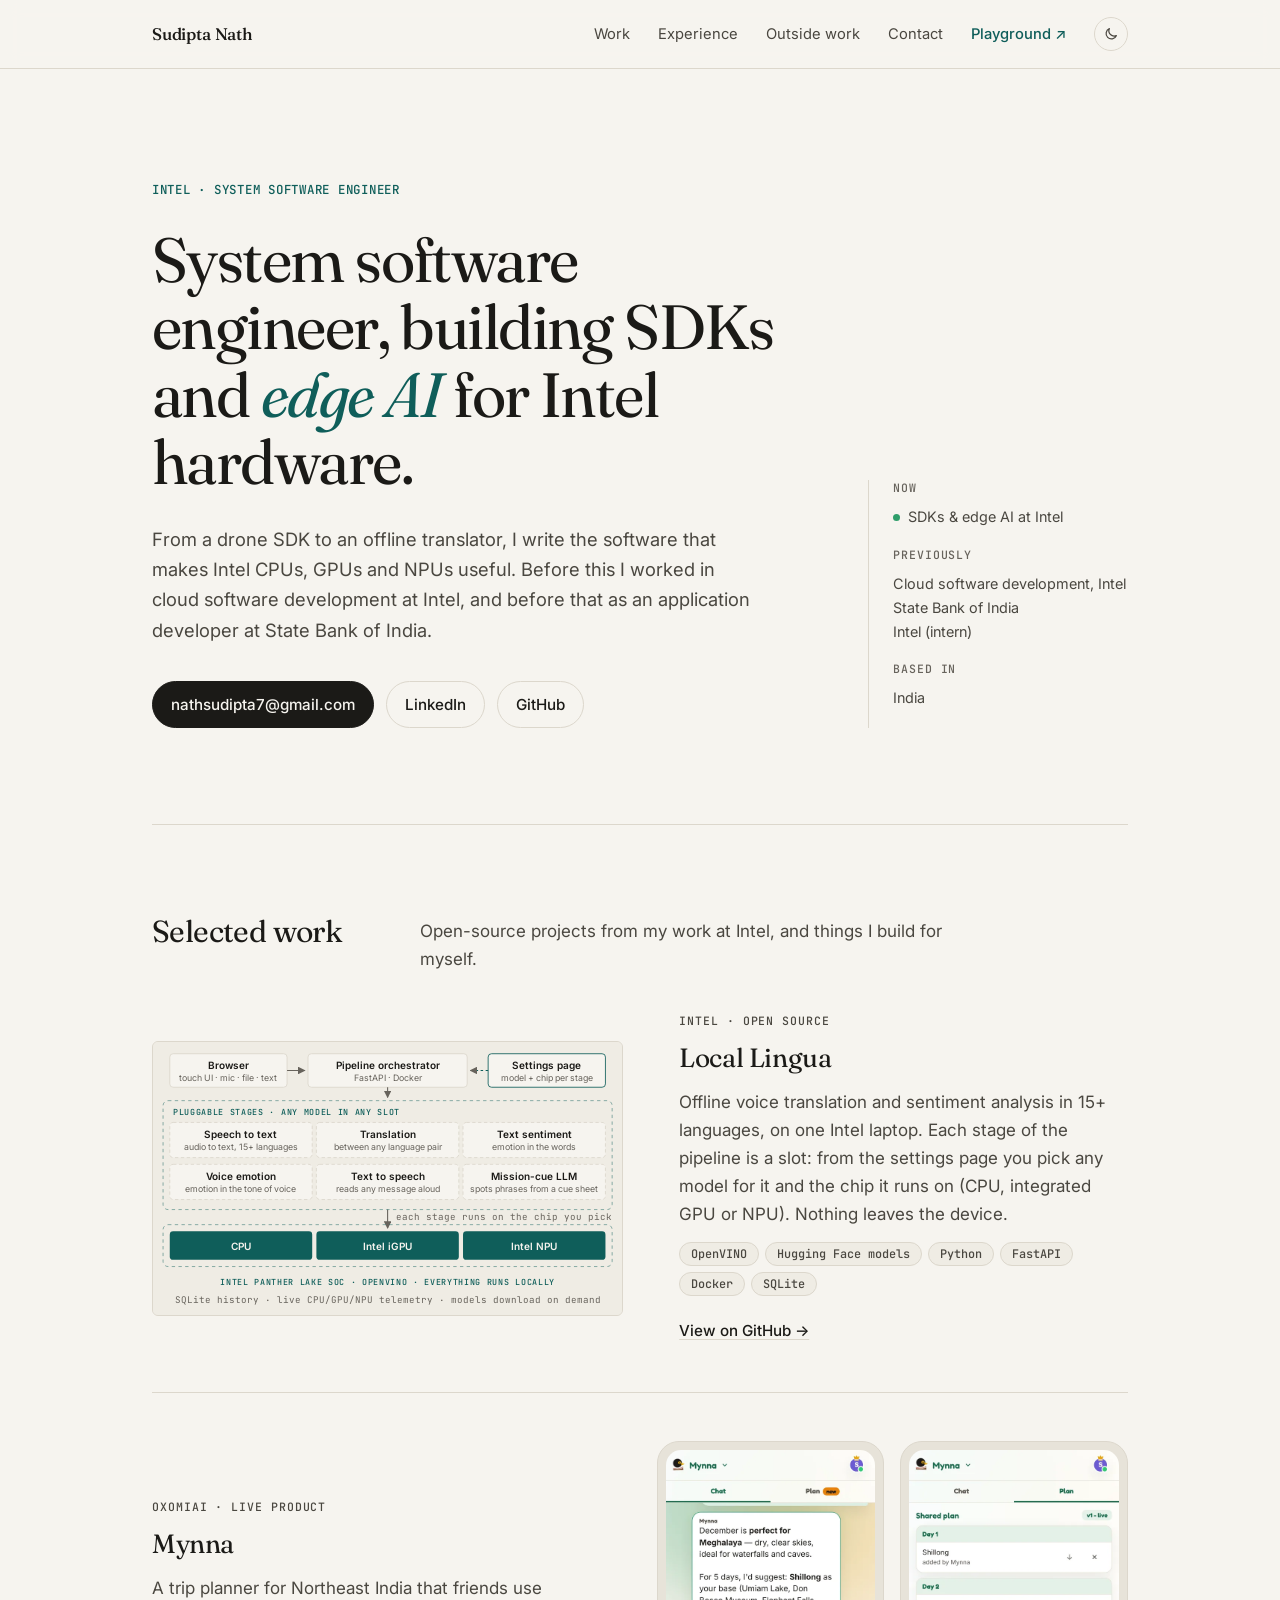
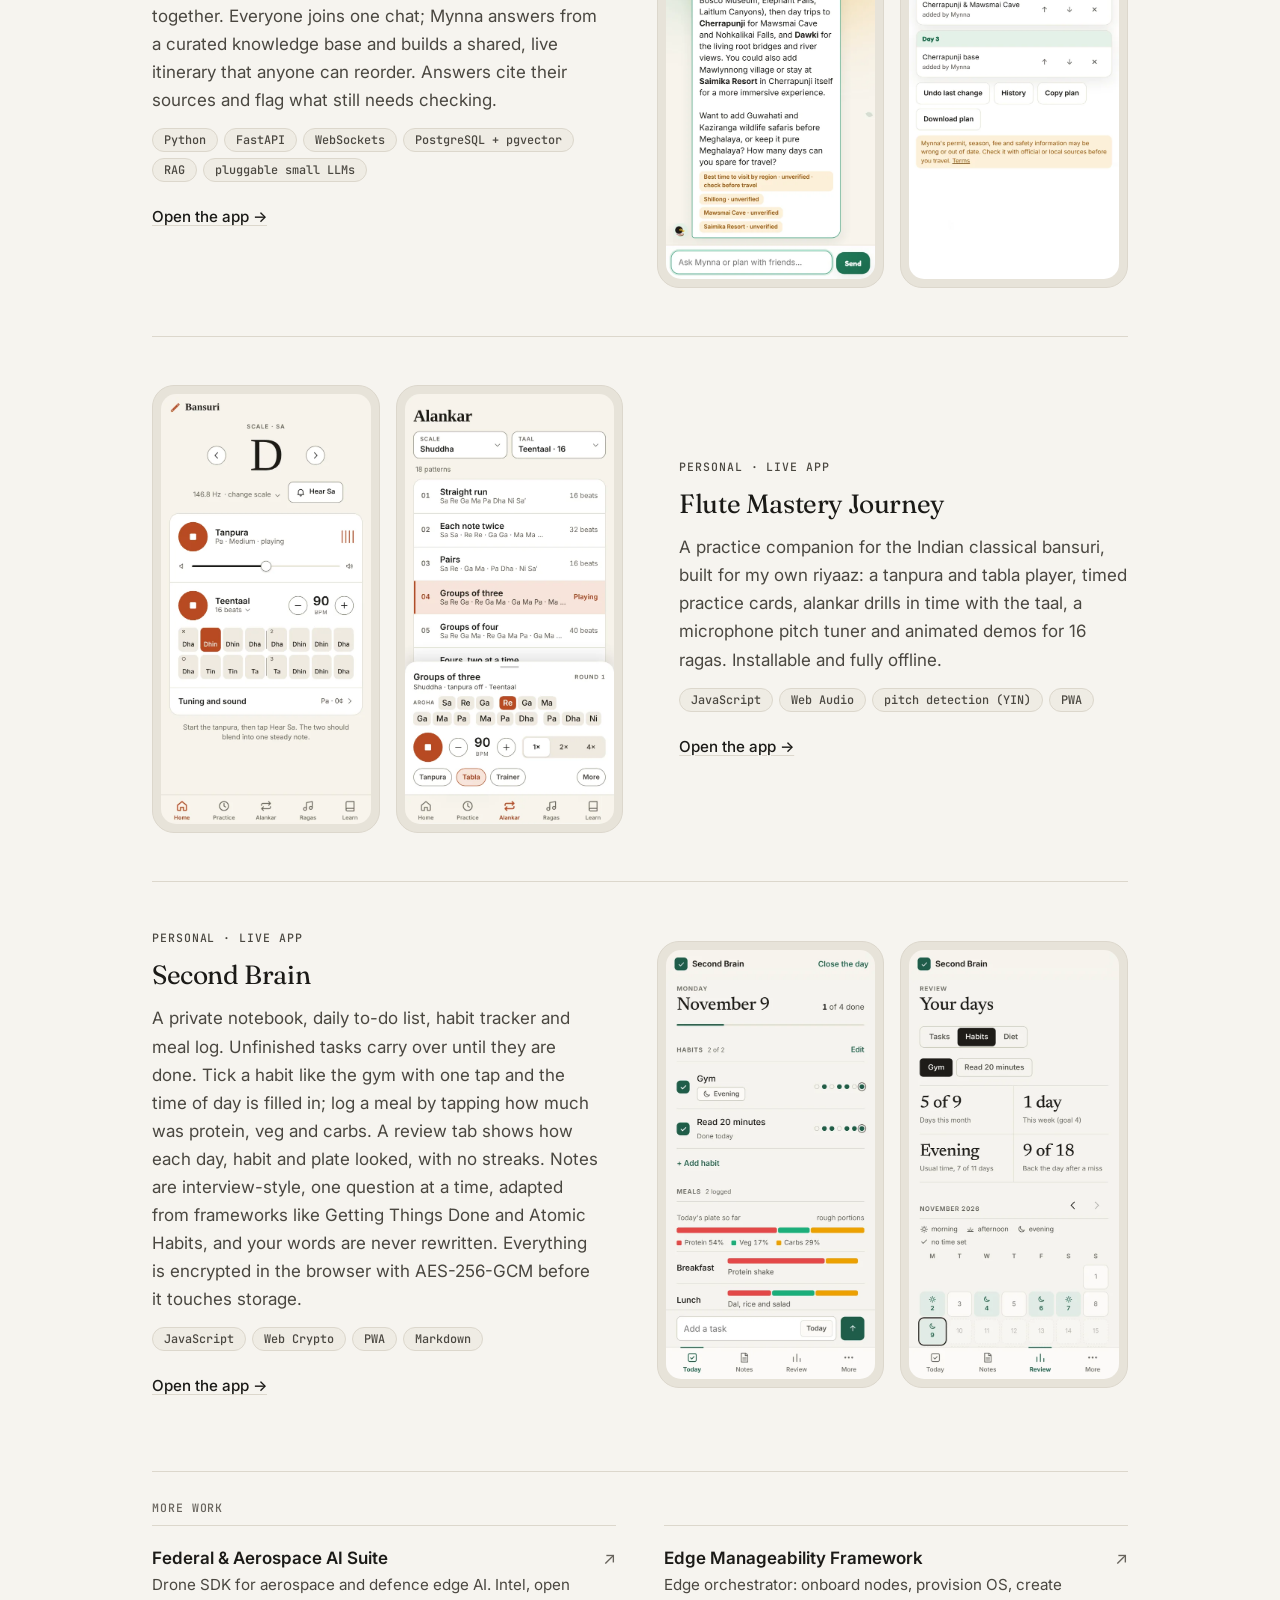
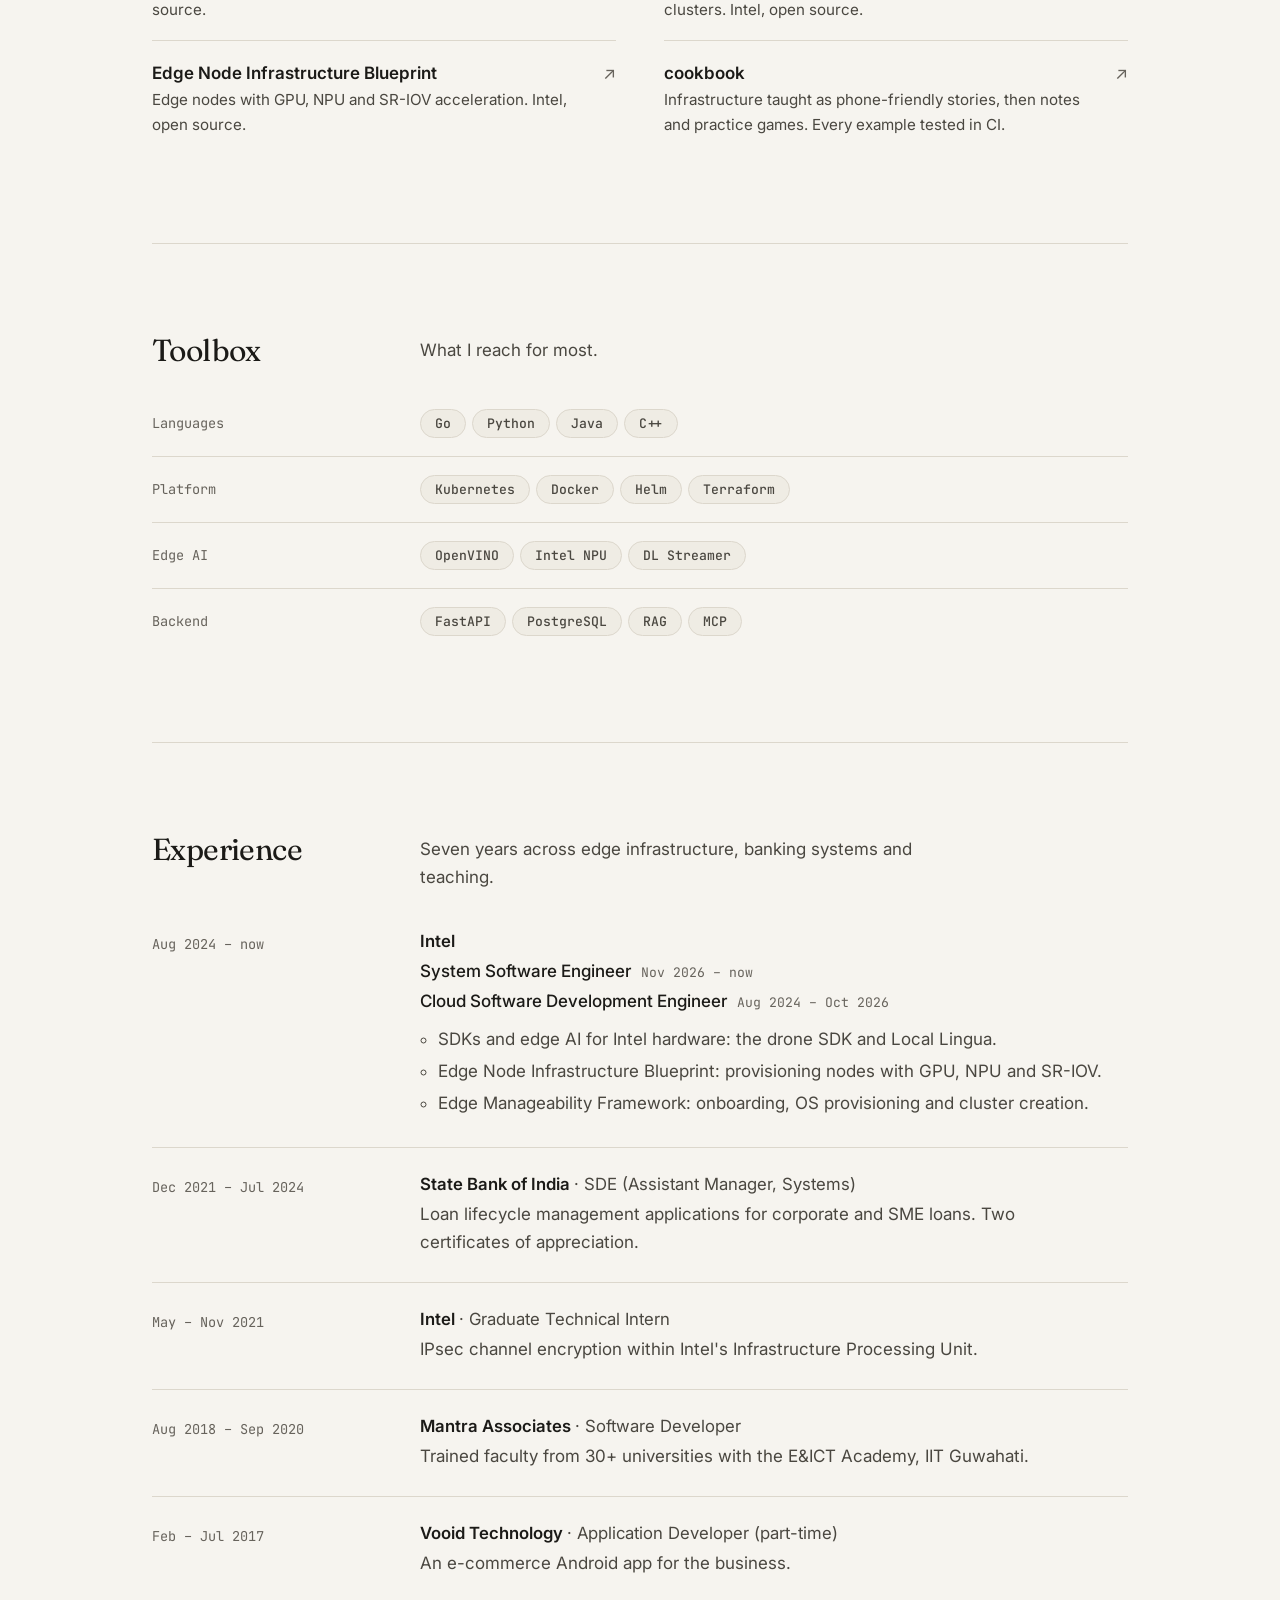
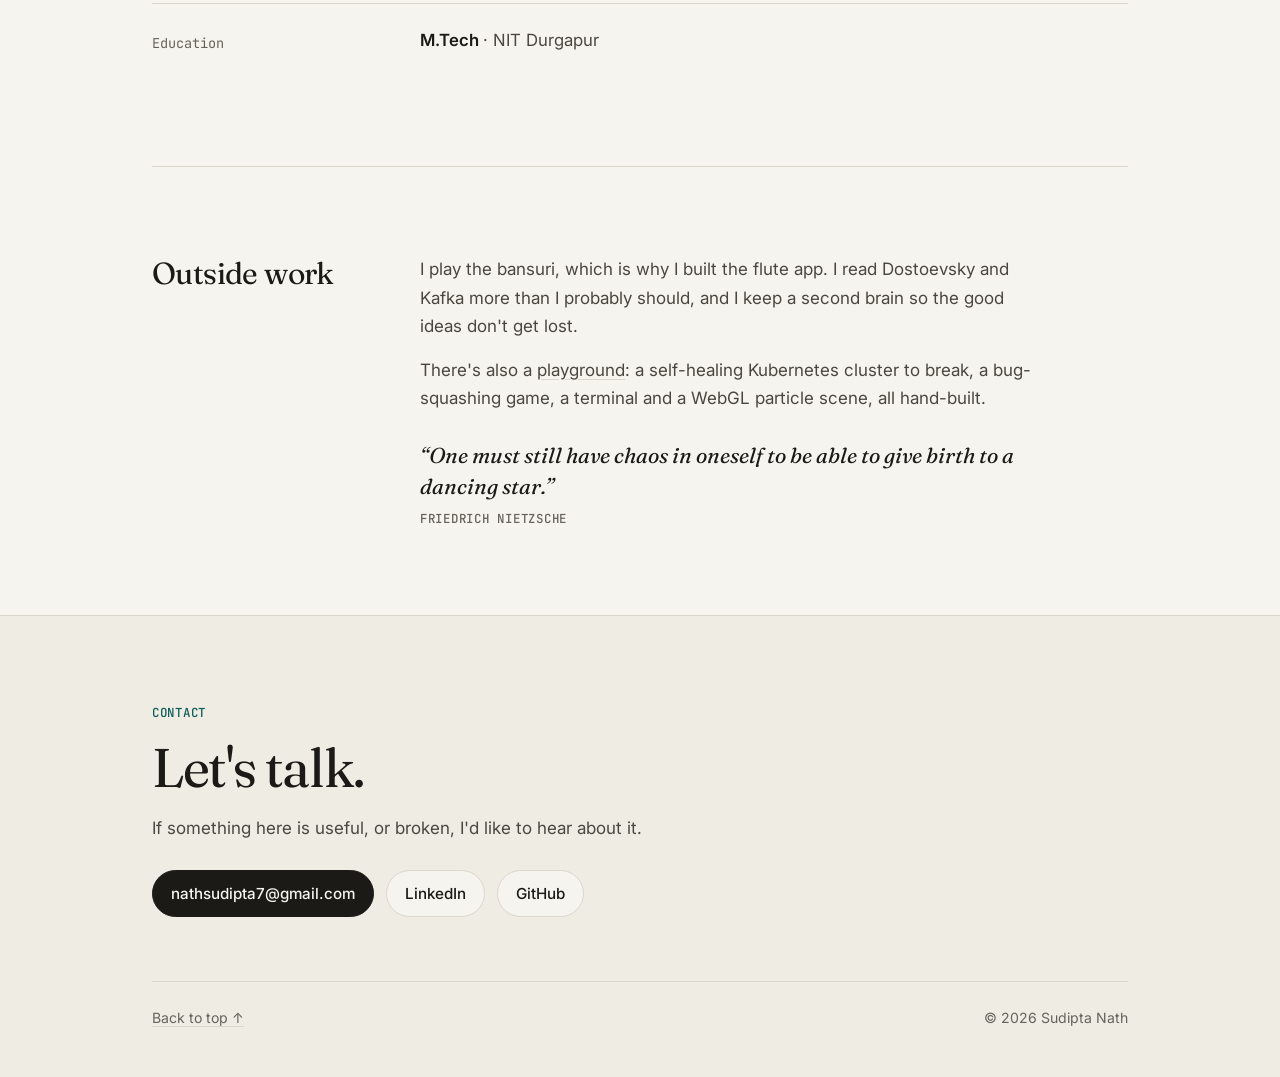
<file: docs/index.html>
<!doctype html>
<html lang="en">
<head>
  <meta charset="utf-8">
  <meta name="viewport" content="width=device-width, initial-scale=1">
  <title>Sudipta Nath · System Software Engineer</title>
  <script>
    // Old links to the games (/#game, /#k8s, ...) now live on the playground page.
    (function () {
      var h = location.hash.slice(1);
      if (["play", "game", "k8s", "terminal", "solver"].indexOf(h) !== -1) location.replace("play/#" + (h === "solver" ? "lab" : h));
      try { var t = localStorage.getItem("theme"); if (t) document.documentElement.dataset.theme = t; } catch (e) {}
      document.documentElement.classList.add("js");
      var r = document.documentElement; r.dataset.mode = (r.dataset.theme || (matchMedia("(prefers-color-scheme: dark)").matches ? "dark" : "light"));
    })();
  </script>
  <meta name="description" content="Sudipta Nath, system software engineer at Intel building SDKs and edge AI for Intel hardware. Previously cloud software development at Intel and State Bank of India. Projects: Local Lingua, Mynna, Flute Mastery Journey, Second Brain.">
  <meta name="theme-color" content="#f6f4ef" media="(prefers-color-scheme: light)">
  <meta name="theme-color" content="#141412" media="(prefers-color-scheme: dark)">
  <link rel="canonical" href="https://xudipta.github.io/xudipta/">
  <meta property="og:type" content="website">
  <meta property="og:url" content="https://xudipta.github.io/xudipta/">
  <meta property="og:title" content="Sudipta Nath · System Software Engineer">
  <meta property="og:description" content="I build software that runs at the edge: on real hardware, on flaky links, with nobody on site.">
  <meta property="og:image" content="https://xudipta.github.io/xudipta/og.jpg">
  <meta property="og:image:width" content="1200">
  <meta property="og:image:height" content="630">
  <meta name="twitter:card" content="summary_large_image">
  <link rel="icon" href="favicon.svg" type="image/svg+xml">
  <link rel="preconnect" href="https://fonts.googleapis.com">
  <link rel="preconnect" href="https://fonts.gstatic.com" crossorigin>
  <link rel="stylesheet" href="https://fonts.googleapis.com/css2?family=Fraunces:ital,opsz,wght@0,9..144,400;0,9..144,500;1,9..144,400&family=Inter:wght@400;500;600&family=JetBrains+Mono:wght@400;500&display=swap">
  <link rel="stylesheet" href="site.css?v=20261121">
</head>
<body>
<a class="skip" href="#work">Skip to content</a>
<header id="top"><div class="wrap">
  <a class="name" href="./">Sudipta Nath</a>
  <div class="nav-right">
    <nav aria-label="Sections">
      <a href="#work">Work</a><a href="#experience">Experience</a><a href="#outside">Outside work</a><a href="#contact">Contact</a>
      <a class="play-link" href="play/" data-play>Playground ↗</a>
    </nav>
    <button class="theme" type="button" aria-label="Toggle dark mode">
      <svg class="moon" viewBox="0 0 24 24" fill="none" stroke="currentColor" stroke-width="1.8" stroke-linecap="round" stroke-linejoin="round" aria-hidden="true"><path d="M20 14.5A8 8 0 0 1 9.5 4 8 8 0 1 0 20 14.5z"/></svg>
      <svg class="sun" viewBox="0 0 24 24" fill="none" stroke="currentColor" stroke-width="1.8" stroke-linecap="round" aria-hidden="true"><circle cx="12" cy="12" r="4"/><path d="M12 2v2M12 20v2M2 12h2M20 12h2M4.9 4.9l1.4 1.4M17.7 17.7l1.4 1.4M4.9 19.1l1.4-1.4M17.7 6.3l1.4-1.4"/></svg>
    </button>
  </div>
</div></header>

<main class="wrap">
  <div class="hero">
    <div>
      <p class="eyebrow">Intel · System Software Engineer</p>
      <h1>System software engineer, building SDKs and <em>edge AI</em> for Intel hardware.</h1>
      <p class="lede">From a drone SDK to an offline translator, I write the software that makes Intel CPUs, GPUs and NPUs useful. Before this I worked in cloud software development at Intel, and before that as an application developer at State Bank of India.</p>
      <div class="links">
        <a class="btn primary" href="mailto:nathsudipta7@gmail.com">nathsudipta7@gmail.com</a>
        <a class="btn" href="https://www.linkedin.com/in/sudipta-nath-412833136/" rel="noopener">LinkedIn</a>
        <a class="btn" href="https://github.com/xudipta" rel="noopener">GitHub</a>
      </div>
    </div>
    <aside class="now" aria-label="At a glance">
      <h2>Now</h2>
      <p><span class="dot"></span>SDKs &amp; edge AI at Intel</p>
      <h2>Previously</h2>
      <p>Cloud software development, Intel<br>State Bank of India<br>Intel (intern)</p>
      <h2>Based in</h2>
      <p>India</p>
    </aside>
  </div>

  <section id="work">
    <div class="sec-head"><h2 class="title">Selected work</h2><p>Open-source projects from my work at Intel, and things I build for myself.</p></div>

    <article class="work reveal">
      <figure class="shot">
<svg viewBox="0 0 560 326" role="img" aria-label="Local Lingua architecture: the browser talks to a FastAPI pipeline orchestrator in Docker. The orchestrator runs six pluggable stages: speech to text, translation, text sentiment, voice emotion, text to speech and a mission-cue LLM. From the settings page you choose any model for each stage and whether it runs on the CPU, the integrated GPU or the NPU of an Intel Panther Lake SoC, through OpenVINO.">
          <defs><marker id="arr" viewBox="0 0 8 8" refX="7" refY="4" markerWidth="7" markerHeight="7" orient="auto"><path class="dg-head" d="M0 0 8 4 0 8z"/></marker></defs>
          <rect class="dg-bg" width="560" height="326"/>
          <rect class="dg-box" x="20" y="14" width="140" height="40" rx="4"/><text class="dg-t" x="90" y="32" text-anchor="middle">Browser</text><text class="dg-s" x="90" y="46" text-anchor="middle">touch UI · mic · file · text</text>
          <rect class="dg-box" x="185" y="14" width="190" height="40" rx="4"/><text class="dg-t" x="280" y="32" text-anchor="middle">Pipeline orchestrator</text><text class="dg-s" x="280" y="46" text-anchor="middle">FastAPI · Docker</text>
          <rect class="dg-box dg-cfg" x="400" y="14" width="140" height="40" rx="4"/><text class="dg-t" x="470" y="32" text-anchor="middle">Settings page</text><text class="dg-s" x="470" y="46" text-anchor="middle">model + chip per stage</text>
          <g class="dg-line" marker-end="url(#arr)"><path d="M160 34 H181"/><path d="M280 54 V66"/><path d="M280 200 V222"/></g>
          <path class="dg-line dg-dash" marker-end="url(#arr)" d="M400 34 H379"/>
          <rect class="dg-soc" x="12" y="70" width="536" height="130" rx="6"/>
          <text class="dg-k" x="24" y="87">PLUGGABLE STAGES · ANY MODEL IN ANY SLOT</text>
          <rect class="dg-box dg-slot" x="20" y="96" width="170" height="42" rx="4"/><text class="dg-t" x="105" y="115" text-anchor="middle">Speech to text</text><text class="dg-s" x="105" y="129" text-anchor="middle">audio to text, 15+ languages</text>
          <rect class="dg-box dg-slot" x="195" y="96" width="170" height="42" rx="4"/><text class="dg-t" x="280" y="115" text-anchor="middle">Translation</text><text class="dg-s" x="280" y="129" text-anchor="middle">between any language pair</text>
          <rect class="dg-box dg-slot" x="370" y="96" width="170" height="42" rx="4"/><text class="dg-t" x="455" y="115" text-anchor="middle">Text sentiment</text><text class="dg-s" x="455" y="129" text-anchor="middle">emotion in the words</text>
          <rect class="dg-box dg-slot" x="20" y="146" width="170" height="42" rx="4"/><text class="dg-t" x="105" y="165" text-anchor="middle">Voice emotion</text><text class="dg-s" x="105" y="179" text-anchor="middle">emotion in the tone of voice</text>
          <rect class="dg-box dg-slot" x="195" y="146" width="170" height="42" rx="4"/><text class="dg-t" x="280" y="165" text-anchor="middle">Text to speech</text><text class="dg-s" x="280" y="179" text-anchor="middle">reads any message aloud</text>
          <rect class="dg-box dg-slot" x="370" y="146" width="170" height="42" rx="4"/><text class="dg-t" x="455" y="165" text-anchor="middle">Mission-cue LLM</text><text class="dg-s" x="455" y="179" text-anchor="middle">spots phrases from a cue sheet</text>
          <text class="dg-note" x="290" y="212">each stage runs on the chip you pick</text>
          <rect class="dg-out" x="20" y="226" width="170" height="34" rx="4"/><text class="dg-to" x="105" y="248" text-anchor="middle">CPU</text>
          <rect class="dg-out" x="195" y="226" width="170" height="34" rx="4"/><text class="dg-to" x="280" y="248" text-anchor="middle">Intel iGPU</text>
          <rect class="dg-out" x="370" y="226" width="170" height="34" rx="4"/><text class="dg-to" x="455" y="248" text-anchor="middle">Intel NPU</text>
          <rect class="dg-soc" x="12" y="218" width="536" height="50" rx="6"/>
          <text class="dg-k" x="280" y="290" text-anchor="middle">INTEL PANTHER LAKE SOC · OPENVINO · EVERYTHING RUNS LOCALLY</text>
          <text class="dg-note" x="280" y="312" text-anchor="middle">SQLite history · live CPU/GPU/NPU telemetry · models download on demand</text>
          </svg>
      </figure>
      <div>
        <p class="kind">Intel · open source</p>
        <h3>Local Lingua</h3>
        <p>Offline voice translation and sentiment analysis in 15+ languages, on one Intel laptop. Each stage of the pipeline is a slot: from the settings page you pick any model for it and the chip it runs on (CPU, integrated GPU or NPU). Nothing leaves the device.</p>
        <ul class="tags" aria-label="Built with"><li>OpenVINO</li><li>Hugging Face models</li><li>Python</li><li>FastAPI</li><li>Docker</li><li>SQLite</li></ul>
        <a class="go" href="https://github.com/open-edge-platform/edge-developer-kit-reference-scripts/tree/main/samples/ai/local-lingua" rel="noopener">View on GitHub →</a>
      </div>
    </article>

    <article class="work flip reveal">
      <div class="shot duo">
        <figure class="shot phone"><img class="lt" src="img/mynna-chat-light.webp" width="560" height="1147" loading="lazy" alt="Mynna suggesting a five-day Meghalaya trip in December, with its sources flagged"><img class="dk" src="img/mynna-chat-dark.webp" width="560" height="1147" loading="lazy" alt="Mynna suggesting a five-day Meghalaya trip in December, with its sources flagged"></figure>
        <figure class="shot phone"><img class="lt" src="img/mynna-plan-light.webp" width="560" height="1147" loading="lazy" alt="Mynna's shared trip plan, editable by everyone in the trip"><img class="dk" src="img/mynna-plan-dark.webp" width="560" height="1147" loading="lazy" alt="Mynna's shared trip plan, editable by everyone in the trip"></figure>
      </div>
      <div>
        <p class="kind">OxomiAi · live product</p>
        <h3>Mynna</h3>
        <p>A trip planner for Northeast India that friends use together. Everyone joins one chat; Mynna answers from a curated knowledge base and builds a shared, live itinerary that anyone can reorder. Answers cite their sources and flag what still needs checking.</p>
        <ul class="tags" aria-label="Built with"><li>Python</li><li>FastAPI</li><li>WebSockets</li><li>PostgreSQL + pgvector</li><li>RAG</li><li>pluggable small LLMs</li></ul>
        <a class="go" href="https://trip.mynna.chat" rel="noopener">Open the app →</a>
      </div>
    </article>

    <article class="work reveal">
      <div class="shot duo">
        <figure class="shot phone"><img class="lt" src="img/flute-home-light.webp" width="560" height="1147" loading="lazy" alt="Flute Mastery Journey on a phone: the Home tab, a Tanpura and Teentaal playing together, with the scale D in large type and the beat grid"><img class="dk" src="img/flute-home-dark.webp" width="560" height="1147" loading="lazy" alt="Flute Mastery Journey on a phone: the Home tab, a Tanpura and Teentaal playing together, with the scale D in large type and the beat grid"></figure>
        <figure class="shot phone"><img class="lt" src="img/flute-alankar-light.webp" width="560" height="1147" loading="lazy" alt="Flute Mastery Journey on a phone: the Alankar tab, a list of practice patterns with a player that lights up the current note"><img class="dk" src="img/flute-alankar-dark.webp" width="560" height="1147" loading="lazy" alt="Flute Mastery Journey on a phone: the Alankar tab, a list of practice patterns with a player that lights up the current note"></figure>
      </div>
      <div>
        <p class="kind">Personal · live app</p>
        <h3>Flute Mastery Journey</h3>
        <p>A practice companion for the Indian classical bansuri, built for my own riyaaz: a tanpura and tabla player, timed practice cards, alankar drills in time with the taal, a microphone pitch tuner and animated demos for 16 ragas. Installable and fully offline.</p>
        <ul class="tags" aria-label="Built with"><li>JavaScript</li><li>Web Audio</li><li>pitch detection (YIN)</li><li>PWA</li></ul>
        <a class="go" href="https://xudipta.github.io/Flute-Mastery-Journey/" rel="noopener">Open the app →</a>
      </div>
    </article>

    <article class="work flip reveal">
      <div class="shot duo">
        <figure class="shot phone"><img class="lt" src="img/second-brain-today-light.webp" width="560" height="1147" loading="lazy" alt="Second Brain on a phone: today's habits ticked with one tap, today's plate of meals as a coloured bar split into protein, veg and carbs, and the start of the to-do list"><img class="dk" src="img/second-brain-today-dark.webp" width="560" height="1147" loading="lazy" alt="Second Brain on a phone: today's habits ticked with one tap, today's plate of meals as a coloured bar split into protein, veg and carbs, and the start of the to-do list"></figure>
        <figure class="shot phone"><img class="lt" src="img/second-brain-habits-light.webp" width="560" height="1147" loading="lazy" alt="Second Brain's habits review on a phone: days done this month, this week against a goal, the usual time of day, and a month calendar"><img class="dk" src="img/second-brain-habits-dark.webp" width="560" height="1147" loading="lazy" alt="Second Brain's habits review on a phone: days done this month, this week against a goal, the usual time of day, and a month calendar"></figure>
      </div>
      <div>
        <p class="kind">Personal · live app</p>
        <h3>Second Brain</h3>
        <p>A private notebook, daily to-do list, habit tracker and meal log. Unfinished tasks carry over until they are done. Tick a habit like the gym with one tap and the time of day is filled in; log a meal by tapping how much was protein, veg and carbs. A review tab shows how each day, habit and plate looked, with no streaks. Notes are interview-style, one question at a time, adapted from frameworks like Getting Things Done and Atomic Habits, and your words are never rewritten. Everything is encrypted in the browser with AES-256-GCM before it touches storage.</p>
        <ul class="tags" aria-label="Built with"><li>JavaScript</li><li>Web Crypto</li><li>PWA</li><li>Markdown</li></ul>
        <a class="go" href="https://xudipta.github.io/second-brain-app/" rel="noopener">Open the app →</a>
      </div>
    </article>

    <p class="kind more-kind">More work</p>
    <div class="more">
      <a href="https://github.com/open-edge-platform/federal-and-aerospace-ai-suite" rel="noopener"><b>Federal &amp; Aerospace AI Suite</b><span>Drone SDK for aerospace and defence edge AI. Intel, open source.</span><i aria-hidden="true">↗</i></a>
      <a href="https://github.com/open-edge-platform/edge-manageability-framework" rel="noopener"><b>Edge Manageability Framework</b><span>Edge orchestrator: onboard nodes, provision OS, create clusters. Intel, open source.</span><i aria-hidden="true">↗</i></a>
      <a href="https://github.com/open-edge-platform/edge-node-infrastructure-blueprint" rel="noopener"><b>Edge Node Infrastructure Blueprint</b><span>Edge nodes with GPU, NPU and SR-IOV acceleration. Intel, open source.</span><i aria-hidden="true">↗</i></a>
      <a href="https://xudipta.github.io/cookbook/" rel="noopener"><b>cookbook</b><span>Infrastructure taught as phone-friendly stories, then notes and practice games. Every example tested in CI.</span><i aria-hidden="true">↗</i></a>
    </div>
  </section>

  <section id="toolbox">
    <div class="sec-head"><h2 class="title">Toolbox</h2><p>What I reach for most.</p></div>
    <div class="kit">
      <div class="kitrow reveal"><div class="when">Languages</div><ul class="tags"><li>Go</li><li>Python</li><li>Java</li><li>C++</li></ul></div>
      <div class="kitrow reveal"><div class="when">Platform</div><ul class="tags"><li>Kubernetes</li><li>Docker</li><li>Helm</li><li>Terraform</li></ul></div>
      <div class="kitrow reveal"><div class="when">Edge AI</div><ul class="tags"><li>OpenVINO</li><li>Intel NPU</li><li>DL Streamer</li></ul></div>
      <div class="kitrow reveal"><div class="when">Backend</div><ul class="tags"><li>FastAPI</li><li>PostgreSQL</li><li>RAG</li><li>MCP</li></ul></div>
    </div>
  </section>

  <section id="experience">
    <div class="sec-head"><h2 class="title">Experience</h2><p>Seven years across edge infrastructure, banking systems and teaching.</p></div>
    <ol class="roles">
      <li class="role reveal"><div class="when">Aug 2024 – now</div><div>
        <h3>Intel</h3>
        <ul class="titles">
          <li><b>System Software Engineer</b><span>Nov 2026 – now</span></li>
          <li><b>Cloud Software Development Engineer</b><span>Aug 2024 – Oct 2026</span></li>
        </ul>
        <ul>
          <li>SDKs and edge AI for Intel hardware: the drone SDK and Local Lingua.</li>
          <li>Edge Node Infrastructure Blueprint: provisioning nodes with GPU, NPU and SR-IOV.</li>
          <li>Edge Manageability Framework: onboarding, OS provisioning and cluster creation.</li>
        </ul></div></li>
      <li class="role reveal"><div class="when">Dec 2021 – Jul 2024</div><div>
        <h3>State Bank of India <span>· SDE (Assistant Manager, Systems)</span></h3>
        <p>Loan lifecycle management applications for corporate and SME loans. Two certificates of appreciation.</p></div></li>
      <li class="role reveal"><div class="when">May – Nov 2021</div><div>
        <h3>Intel <span>· Graduate Technical Intern</span></h3>
        <p>IPsec channel encryption within Intel's Infrastructure Processing Unit.</p></div></li>
      <li class="role reveal"><div class="when">Aug 2018 – Sep 2020</div><div>
        <h3>Mantra Associates <span>· Software Developer</span></h3>
        <p>Trained faculty from 30+ universities with the E&amp;ICT Academy, IIT Guwahati.</p></div></li>
      <li class="role reveal"><div class="when">Feb – Jul 2017</div><div>
        <h3>Vooid Technology <span>· Application Developer (part-time)</span></h3>
        <p>An e-commerce Android app for the business.</p></div></li>
      <li class="role reveal"><div class="when">Education</div><div>
        <h3>M.Tech <span>· NIT Durgapur</span></h3></div></li>
    </ol>
  </section>

  <section id="outside">
    <div class="outside">
      <h2 class="title">Outside work</h2>
      <div>
        <p>I play the bansuri, which is why I built the flute app. I read Dostoevsky and Kafka more than I probably should, and I keep a second brain so the good ideas don't get lost.</p>
        <p>There's also a <a href="play/" data-play>playground</a>: a self-healing Kubernetes cluster to break, a bug-squashing game, a terminal and a WebGL particle scene, all hand-built.</p>
        <blockquote>“One must still have chaos in oneself to be able to give birth to a dancing star.”<cite>Friedrich Nietzsche</cite></blockquote>
      </div>
    </div>
  </section>
</main>

<footer id="contact"><div class="wrap foot">
  <div class="cta">
    <p class="eyebrow">Contact</p>
    <h2>Let's talk.</h2>
    <p class="foot-lede">If something here is useful, or broken, I'd like to hear about it.</p>
    <div class="links">
      <a class="btn primary" href="mailto:nathsudipta7@gmail.com">nathsudipta7@gmail.com</a>
      <a class="btn" href="https://www.linkedin.com/in/sudipta-nath-412833136/" rel="noopener">LinkedIn</a>
      <a class="btn" href="https://github.com/xudipta" rel="noopener">GitHub</a>
    </div>
  </div>
  <div class="foot-meta"><a href="#top">Back to top ↑</a><span>© 2026 Sudipta Nath</span></div>
</div></footer>

<script>
  (function () {
    var root = document.documentElement, btn = document.querySelector(".theme");
    var dark = function () { return root.dataset.theme ? root.dataset.theme === "dark" : matchMedia("(prefers-color-scheme: dark)").matches; };
    var paint = function () { root.dataset.mode = dark() ? "dark" : "light"; btn.setAttribute("aria-pressed", String(dark())); };
    paint();
    matchMedia("(prefers-color-scheme: dark)").addEventListener("change", paint);
    btn.addEventListener("click", function () {
      root.dataset.theme = dark() ? "light" : "dark";
      try { localStorage.setItem("theme", root.dataset.theme); } catch (e) {}
      paint();
    });
    // Fade out before entering the playground, which has its own dark theme.
    var reduce = matchMedia("(prefers-reduced-motion: reduce)").matches;
    document.querySelectorAll("[data-play]").forEach(function (a) {
      a.addEventListener("click", function (e) {
        if (reduce || e.metaKey || e.ctrlKey || e.shiftKey) return;
        e.preventDefault();
        document.body.classList.add("leaving");
        setTimeout(function () { location.href = a.href; }, 280);
      });
    });
    // Coming back with the browser's Back button restores the page from cache: undo the fade.
    addEventListener("pageshow", function () { document.body.classList.remove("leaving"); });

    // Fade blocks in as they scroll into view, and mark the current section in the nav.
    if ("IntersectionObserver" in window) {
      var io = new IntersectionObserver(function (es) {
        es.forEach(function (e) { if (e.isIntersecting) { e.target.classList.add("in"); io.unobserve(e.target); } });
      }, { rootMargin: "0px 0px -8% 0px", threshold: 0.08 });
      document.querySelectorAll(".reveal").forEach(function (el) { io.observe(el); });

      var links = {};
      document.querySelectorAll("nav a[href^='#']").forEach(function (a) { links[a.getAttribute("href").slice(1)] = a; });
      var spy = new IntersectionObserver(function (es) {
        es.forEach(function (e) {
          if (!e.isIntersecting || !links[e.target.id]) return;
          Object.keys(links).forEach(function (k) { links[k].removeAttribute("aria-current"); });
          links[e.target.id].setAttribute("aria-current", "true");
        });
      }, { rootMargin: "-45% 0px -50% 0px" });
      ["work", "experience", "outside", "contact"].forEach(function (id) { var el = document.getElementById(id); if (el) spy.observe(el); });
      // Nothing is "current" while the hero is on screen.
      var clearTop = function () { if (scrollY < 300) Object.keys(links).forEach(function (k) { links[k].removeAttribute("aria-current"); }); };
      addEventListener("scroll", clearTop, { passive: true }); clearTop();
    }
  })();
</script>
</body>
</html>
</file>
<file: docs/site.css>
/* Main site: editorial, light by default with a dark theme. The playground (play/) has its own styles. */
:root {
  --paper: #f6f4ef; --paper-2: #efece4; --ink: #1b1a17; --ink-2: #4a4740; --muted: #67635c;
  --rule: #dcd7cc; --accent: #0f5e5a; --live: #2f9e6a; --frame: #e7e3d9;
  --serif: "Fraunces", Georgia, serif; --sans: "Inter", system-ui, sans-serif; --mono: "JetBrains Mono", ui-monospace, monospace;
  color-scheme: light;
}
@media (prefers-color-scheme: dark) {
  :root:not([data-theme="light"]) {
    --paper: #141412; --paper-2: #1c1c19; --ink: #ecebe6; --ink-2: #b4b1a8; --muted: #8c897f;
    --rule: #2e2d29; --accent: #5fb3a9; --frame: #24231f; color-scheme: dark;
  }
}
:root[data-theme="dark"] {
  --paper: #141412; --paper-2: #1c1c19; --ink: #ecebe6; --ink-2: #b4b1a8; --muted: #8c897f;
  --rule: #2e2d29; --accent: #5fb3a9; --frame: #24231f; color-scheme: dark;
}

* { box-sizing: border-box; }
html { scroll-behavior: smooth; }
body { margin: 0; background: var(--paper); color: var(--ink); font: 400 17px/1.65 var(--sans); -webkit-font-smoothing: antialiased; transition: opacity .3s ease; }
body.leaving { opacity: 0; }
a { color: inherit; text-decoration-color: var(--rule); text-underline-offset: 3px; }
a:hover { color: var(--accent); text-decoration-color: currentColor; }
a:focus-visible, button:focus-visible { outline: 2px solid var(--accent); outline-offset: 3px; border-radius: 2px; }
.wrap { max-width: 1040px; margin: 0 auto; padding: 0 32px; }
.skip { position: absolute; left: -9999px; }
.skip:focus { left: 16px; top: 12px; background: var(--paper); padding: 6px 10px; z-index: 10; }

/* nav */
header { border-bottom: 1px solid var(--rule); position: sticky; top: 0; z-index: 20; background: color-mix(in srgb, var(--paper) 88%, transparent); -webkit-backdrop-filter: saturate(1.4) blur(10px); backdrop-filter: saturate(1.4) blur(10px); }
section, footer { scroll-margin-top: 68px; }
header .wrap { display: flex; align-items: center; justify-content: space-between; height: 68px; gap: 24px; }
.name { font: 500 1.05rem var(--serif); text-decoration: none; letter-spacing: -0.01em; }
.nav-right { display: flex; align-items: center; gap: 28px; }
nav { display: flex; gap: 28px; font-size: 0.92rem; color: var(--ink-2); }
nav a { text-decoration: none; transition: color .15s; }
nav a[aria-current] { color: var(--ink); text-decoration: underline; text-decoration-color: var(--accent); text-decoration-thickness: 2px; text-underline-offset: 9px; }
.play-link { color: var(--accent); font-weight: 500; }
.theme { display: grid; place-items: center; width: 34px; height: 34px; padding: 0; border: 1px solid var(--rule); border-radius: 50%; background: none; color: var(--ink-2); cursor: pointer; }
.theme:hover { color: var(--accent); border-color: var(--accent); }
.theme svg { width: 16px; height: 16px; }
.theme .sun { display: none; }
[data-mode="dark"] .theme .sun { display: block; }
[data-mode="dark"] .theme .moon { display: none; }

/* hero */
.hero { padding: 112px 0 96px; display: grid; grid-template-columns: 1fr 260px; gap: 64px; align-items: end; }
.eyebrow { font: 500 0.78rem var(--mono); letter-spacing: 0.06em; text-transform: uppercase; color: var(--accent); margin: 0 0 28px; }
h1 { font: 400 clamp(2.4rem, 5.2vw, 3.9rem)/1.08 var(--serif); letter-spacing: -0.025em; margin: 0 0 28px; }
h1 em { font-style: italic; color: var(--accent); }
.lede { font-size: 1.15rem; color: var(--ink-2); max-width: 600px; margin: 0 0 36px; }
.links { display: flex; flex-wrap: wrap; gap: 10px 12px; font-size: 0.95rem; }
.links a { font-weight: 500; }
.btn { display: inline-flex; align-items: center; padding: 10px 18px; border: 1px solid var(--rule); border-radius: 999px; text-decoration: none; background: var(--paper); transition: border-color .15s, color .15s, background .15s, transform .15s; }
.btn:hover { border-color: var(--accent); color: var(--accent); transform: translateY(-1px); }
.btn.primary { background: var(--ink); border-color: var(--ink); color: var(--paper); }
.btn.primary:hover { background: var(--accent); border-color: var(--accent); color: var(--paper); }
.now { border-left: 1px solid var(--rule); padding-left: 24px; font-size: 0.9rem; color: var(--ink-2); }
.now h2 { font: 500 0.72rem var(--mono); letter-spacing: 0.08em; text-transform: uppercase; color: var(--muted); margin: 0 0 10px; }
.now p { margin: 0 0 18px; }
.dot { display: inline-block; width: 7px; height: 7px; border-radius: 50%; background: var(--live); margin-right: 8px; vertical-align: 1px; }

/* sections */
section { padding: 88px 0; border-top: 1px solid var(--rule); }
.sec-head { display: grid; grid-template-columns: 220px 1fr; gap: 48px; margin-bottom: 40px; }
h2.title { font: 400 1.9rem/1.2 var(--serif); letter-spacing: -0.02em; margin: 0; }
.sec-head p { margin: 4px 0 0; color: var(--ink-2); max-width: 560px; }

/* work */
.work { display: grid; grid-template-columns: 1.05fr 1fr; gap: 56px; align-items: center; padding: 48px 0; border-top: 1px solid var(--rule); }
.work:first-of-type { border-top: 0; padding-top: 0; }
.work.flip { grid-template-columns: 1fr 1.05fr; }
.work.flip .shot { order: 2; }
.shot { background: var(--paper-2); border: 1px solid var(--rule); border-radius: 6px; overflow: hidden; margin: 0; }
.shot img { display: block; width: 100%; height: auto; }
.shot img.dk, [data-mode="dark"] .shot img.lt { display: none; }
[data-mode="dark"] .shot img.dk { display: block; }
.shot.phone { max-width: 270px; margin: 0 auto; border-radius: 22px; padding: 8px; background: var(--frame); }
.shot.phone img { border-radius: 15px; }
.shot.duo { display: grid; grid-template-columns: 1fr 1fr; gap: 16px; background: none; border: 0; border-radius: 0; }
.shot.duo .shot.phone { max-width: none; margin: 0; }
.shot svg { display: block; width: 100%; height: auto; }
.kind { font: 500 0.72rem var(--mono); letter-spacing: 0.08em; text-transform: uppercase; color: var(--muted); margin: 0 0 10px; }
.work h3 { font: 400 1.65rem/1.2 var(--serif); letter-spacing: -0.015em; margin: 0 0 14px; }
.work p { margin: 0 0 14px; color: var(--ink-2); }
.tags { display: flex; flex-wrap: wrap; gap: 6px; list-style: none; margin: 0 0 20px; padding: 0; }
.tags li { font: 500 0.74rem var(--mono); color: var(--ink-2); background: var(--paper-2); border: 1px solid var(--rule); border-radius: 999px; padding: 3px 11px; }
.go { font-weight: 500; font-size: 0.95rem; }
.go:hover { text-decoration-color: var(--accent); }

/* pipeline diagram (Local Lingua) */
.dg-bg { fill: var(--paper-2); }
.dg-box { fill: var(--paper); stroke: var(--rule); }
.dg-out { fill: var(--accent); }
.dg-t { fill: var(--ink); font: 600 12px var(--sans); }
.dg-s { fill: var(--muted); font: 400 10.5px var(--sans); }
.dg-to { fill: var(--paper); font: 600 12px var(--sans); }
.dg-so { fill: var(--paper); opacity: .8; font: 400 10.5px var(--sans); }
.dg-line { stroke: var(--muted); stroke-width: 1.3; fill: none; }
.dg-head { fill: var(--muted); }
.dg-note { fill: var(--muted); font: 400 11px var(--mono); }
.dg-soc { fill: none; stroke: var(--accent); stroke-dasharray: 4 4; opacity: .55; }
.dg-slot { stroke-dasharray: 4 3; }
.dg-cfg { stroke: var(--accent); }
.dg-dash { stroke: var(--accent); stroke-dasharray: 3 3; }
.dg-k { fill: var(--accent); font: 500 10px var(--mono); letter-spacing: .08em; }

/* more work */
.more-kind { margin-top: 24px; padding-top: 28px; border-top: 1px solid var(--rule); }
.more { display: grid; grid-template-columns: repeat(2, 1fr); gap: 0 48px; margin-top: 8px; }
.more a { position: relative; display: block; padding: 18px 32px 18px 0; border-top: 1px solid var(--rule); text-decoration: none; }
.more b { font-weight: 600; transition: color .15s; }
.more i { position: absolute; right: 0; top: 18px; font-style: normal; color: var(--muted); transition: transform .2s, color .15s; }
.more a:hover b, .more a:hover i { color: var(--accent); }
.more a:hover i { transform: translate(3px, -3px); }
.more span { display: block; color: var(--ink-2); font-size: 0.95rem; }

/* toolbox */
.kitrow { display: grid; grid-template-columns: 220px 1fr; gap: 48px; align-items: baseline; padding: 18px 0; border-top: 1px solid var(--rule); }
.kitrow:first-child { border-top: 0; padding-top: 0; }
.kitrow .tags { margin: 0; }
.kitrow .tags li { font-size: 0.82rem; padding: 5px 14px; }

/* experience */
.roles { list-style: none; margin: 0; padding: 0; }
.role { display: grid; grid-template-columns: 220px 1fr; gap: 48px; padding: 26px 0; border-top: 1px solid var(--rule); }
.role:first-child { border-top: 0; padding-top: 0; }
.when { font: 400 0.85rem var(--mono); color: var(--muted); padding-top: 4px; }
.role h3 { font: 600 1.05rem var(--sans); margin: 0; }
.role h3 span { font-weight: 400; color: var(--ink-2); }
.role p { margin: 6px 0 0; color: var(--ink-2); max-width: 640px; }
.role ul { margin: 10px 0 0; padding-left: 18px; color: var(--ink-2); }
.role li { margin: 4px 0; }
.role .titles { list-style: none; padding: 0; margin: 6px 0 0; }
.role .titles li { margin: 2px 0; color: var(--ink-2); }
.role .titles b { font-weight: 500; color: var(--ink); }
.role .titles span { font: 400 0.82rem var(--mono); color: var(--muted); margin-left: 10px; }

/* outside */
.outside { display: grid; grid-template-columns: 220px 1fr; gap: 48px; }
.outside p { margin: 0 0 16px; max-width: 620px; color: var(--ink-2); }
blockquote { margin: 28px 0 0; padding: 0; font: italic 400 1.35rem/1.45 var(--serif); color: var(--ink); max-width: 620px; }
blockquote cite { display: block; margin-top: 8px; font: normal 500 0.78rem var(--mono); letter-spacing: 0.06em; text-transform: uppercase; color: var(--muted); }

footer { border-top: 1px solid var(--rule); background: var(--paper-2); padding: 88px 0 48px; }
footer .foot { display: grid; gap: 64px; }
footer .eyebrow { margin-bottom: 18px; }
footer h2 { font: 400 clamp(2.2rem, 4.6vw, 3.4rem)/1.08 var(--serif); letter-spacing: -0.025em; color: var(--ink); margin: 0 0 16px; }
.foot-lede { color: var(--ink-2); max-width: 520px; margin: 0 0 28px; }
.foot .btn { background: var(--paper); }
.foot .btn.primary { background: var(--ink); }
.foot-meta { display: flex; justify-content: space-between; flex-wrap: wrap; gap: 12px; padding-top: 24px; border-top: 1px solid var(--rule); font-size: 0.88rem; color: var(--muted); }

@media (max-width: 820px) {
  body { font-size: 16px; }
  .wrap { padding: 0 20px; }
  nav a:not(.play-link) { display: none; }
  .nav-right { gap: 16px; }
  .hero { grid-template-columns: 1fr; padding: 72px 0 64px; gap: 40px; }
  .now { border-left: 0; border-top: 1px solid var(--rule); padding: 24px 0 0; }
  section { padding: 64px 0; }
  .sec-head, .role, .outside, .kitrow { grid-template-columns: 1fr; gap: 6px; }
  .more a { padding-right: 28px; }
  .role .titles li { margin: 6px 0; }
  .role .titles span { display: block; margin: 0; }
  footer { padding: 64px 0 40px; }
  .work, .work.flip { grid-template-columns: 1fr; gap: 28px; }
  .work.flip .shot { order: 0; }
  .more { grid-template-columns: 1fr; }
}
.js .reveal { opacity: 0; transform: translateY(14px); transition: opacity .6s ease, transform .6s ease; }
.js .reveal.in { opacity: 1; transform: none; }
@media print { .js .reveal { opacity: 1; transform: none; } header { position: static; } }
@media (prefers-reduced-motion: reduce) {
  html { scroll-behavior: auto; }
  body { transition: none; }
  .js .reveal { opacity: 1; transform: none; transition: none; }
  .btn, .btn:hover { transform: none; }
}
</file>
